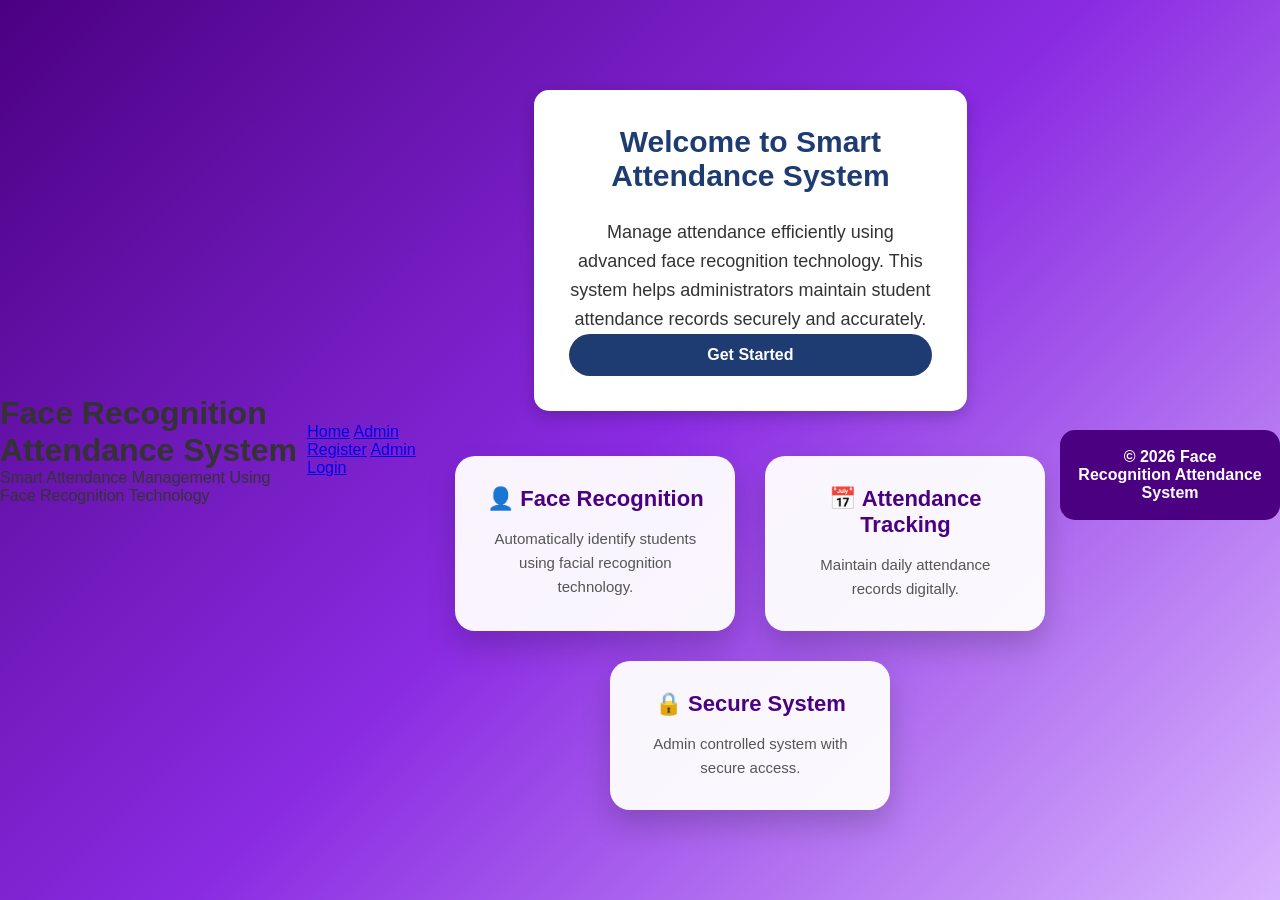
<file: FaceRecognitionAttendance/src/main/resources/static/index.html>
<!DOCTYPE html>
<html>
<head>
    <title>Face Recognition Attendance System</title>
    <link rel="stylesheet" href="style.css">
</head>

<body>

<header>
    <h1>Face Recognition Attendance System</h1>
    <p>Smart Attendance Management Using Face Recognition Technology</p>
</header>

<nav>
    <a href="index.html">Home</a>
    <a href="admin-register.html">Admin Register</a>
    <a href="admin-login.html">Admin Login</a>
</nav>


<section class="home-container">

    <div class="welcome-box">
        <h2>Welcome to Smart Attendance System</h2>

        <p>
            Manage attendance efficiently using advanced face recognition
            technology. This system helps administrators maintain student
            attendance records securely and accurately.
        </p>

        <button onclick="location.href='admin-register.html'">
            Get Started
        </button>

    </div>


    <div class="features">

        <div class="card">
            <h3>👤 Face Recognition</h3>
            <p>
                Automatically identify students using facial recognition
                technology.
            </p>
        </div>


        <div class="card">
            <h3>📅 Attendance Tracking</h3>
            <p>
                Maintain daily attendance records digitally.
            </p>
        </div>


        <div class="card">
            <h3>🔒 Secure System</h3>
            <p>
                Admin controlled system with secure access.
            </p>
        </div>

    </div>

</section>


<footer>
    <p>© 2026 Face Recognition Attendance System</p>
</footer>


</body>
</html>
</file>
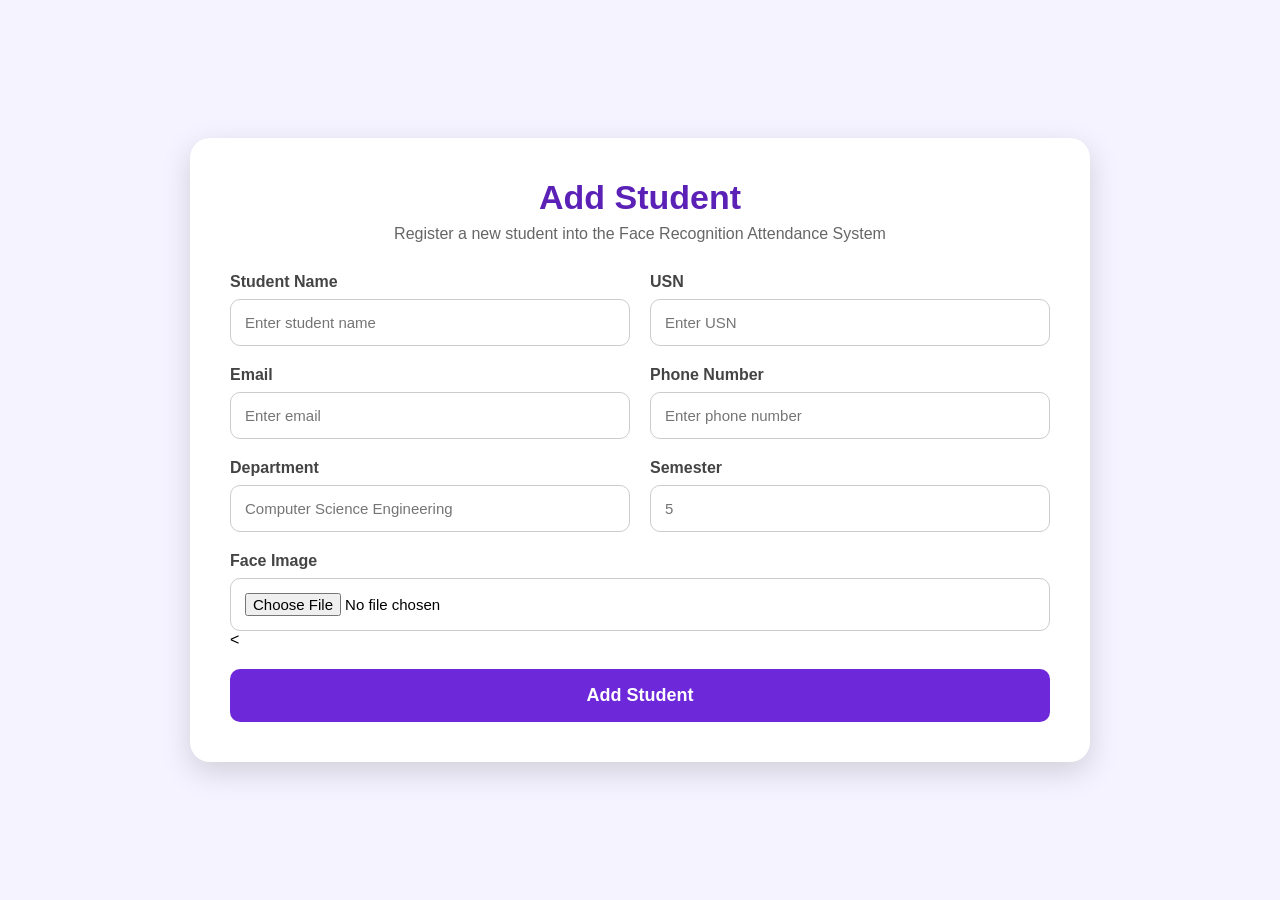
<file: FaceRecognitionAttendance/src/main/resources/static/add-student.html>
<!DOCTYPE html>
<html lang="en">
<head>
    <meta charset="UTF-8">
    <meta name="viewport" content="width=device-width, initial-scale=1.0">
    <title>Add Student</title>
    <link rel="stylesheet" href="add-student.css">
</head>
<body>

<div class="container">

    <div class="header">
        <h1>Add Student</h1>
        <p>Register a new student into the Face Recognition Attendance System</p>
    </div>

    <form id="studentForm">

        <div class="row">

            <div class="input-group">
                <label>Student Name</label>
                <input type="text" id="name" placeholder="Enter student name" required>
            </div>

            <div class="input-group">
                <label>USN</label>
                <input type="text" id="usn" placeholder="Enter USN" required>
            </div>

        </div>

        <div class="row">

            <div class="input-group">
                <label>Email</label>
                <input type="email" id="email" placeholder="Enter email">
            </div>

            <div class="input-group">
                <label>Phone Number</label>
                <input type="text" id="phone" placeholder="Enter phone number">
            </div>

        </div>

        <div class="row">

            <div class="input-group">
                <label>Department</label>
                <input type="text" id="department" placeholder="Computer Science Engineering">
            </div>

            <div class="input-group">
                <label>Semester</label>
                <input type="number" id="semester" placeholder="5">
            </div>

        </div>

        <div class="input-group">
            <label>Face Image</label>
            <input type="file" id="image">
        </div>

        <<button type="submit">
        Add Student
    </button>
    </form>

</div>

<script>

    document.getElementById("studentForm").addEventListener("submit", function(e) {

        e.preventDefault();

        const student = {
            name: document.getElementById("name").value,
            usn: document.getElementById("usn").value,
            semester: Number(document.getElementById("semester").value),
            email: document.getElementById("email").value,
            department: document.getElementById("department").value
        };

        console.log(student);


        fetch("/student/add", {

            method: "POST",

            headers: {
                "Content-Type": "application/json"
            },

            body: JSON.stringify(student)

        })
            .then(response => {

                console.log("STATUS:", response.status);

                return response.text();

            })
            .then(data => {

                console.log("SERVER RESPONSE:", data);

                alert(data);

            })
            .catch(error => {

                console.error("ERROR:", error);

            });

</script>
</body>
</html>
</file>
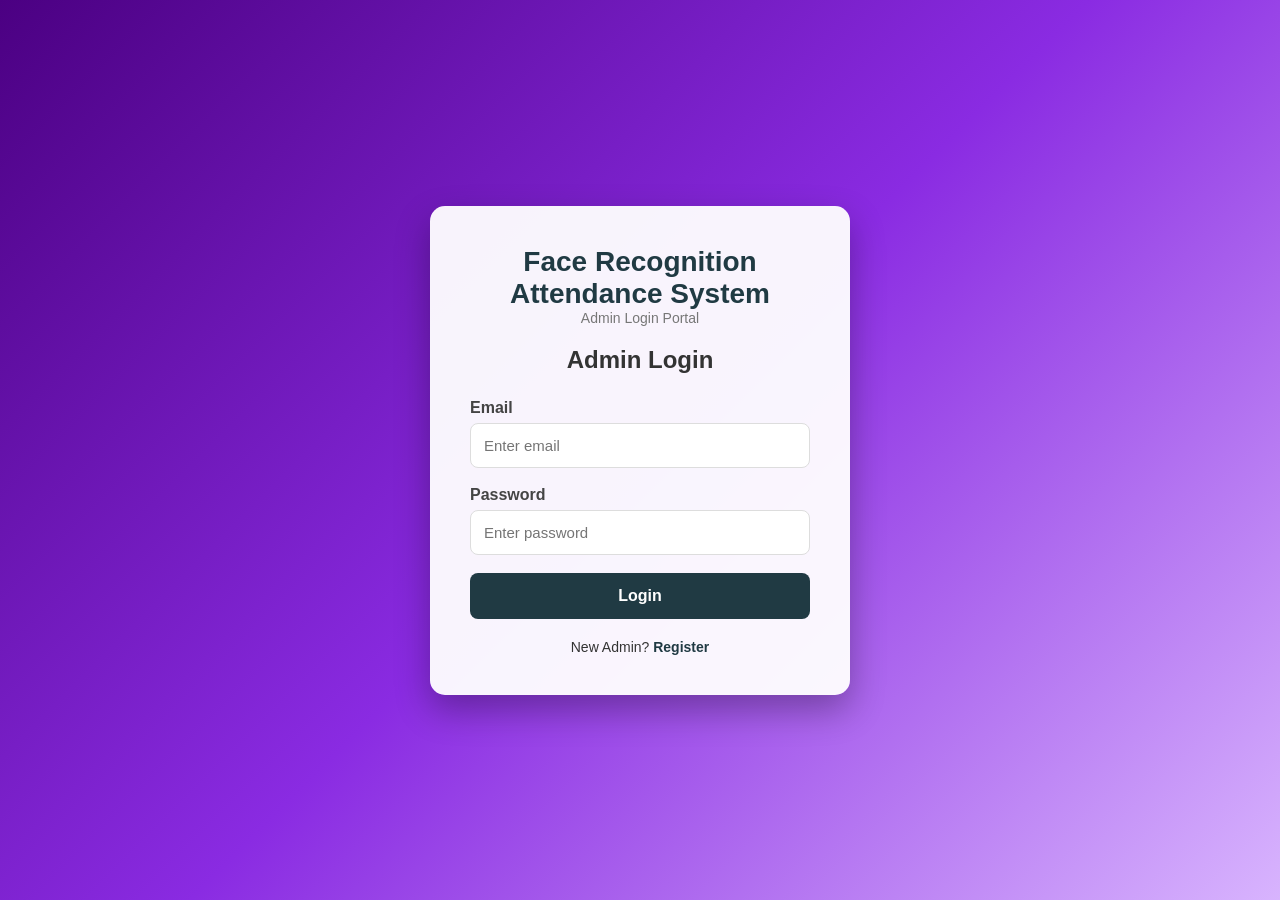
<file: FaceRecognitionAttendance/src/main/resources/static/admin-login.html>
<!DOCTYPE html>
<html>

<head>

    <title>Admin Login</title>

    <link rel="stylesheet" href="style.css">

</head>


<body>


<div class="container">


    <div class="logo">

        <h1>Face Recognition Attendance System</h1>
        <p>Admin Login Portal</p>

    </div>


    <h2>Admin Login</h2>



    <div class="input-group">

        <label>Email</label>
        <input type="email" id="email" placeholder="Enter email">

    </div>



    <div class="input-group">

        <label>Password</label>
        <input type="password" id="password" placeholder="Enter password">

    </div>



    <button type="button" onclick="loginAdmin()">
        Login
    </button>



    <div class="login-link">

        New Admin?
        <a href="admin-register.html">Register</a>

    </div>



</div>



<script>

    function loginAdmin(){


        let email = document.getElementById("email").value;

        let password = document.getElementById("password").value;



        if(email === "" || password === "")
        {
            alert("Please enter email and password");
            return;
        }



        fetch("/admin/login?email=" + email + "&password=" + password,
            {

                method:"POST"

            })


            .then(response => response.json())


            .then(data => {


                if(data != null)
                {

                    alert("Login Successful");

                    window.location.href="dashboard.html";

                }

                else
                {

                    alert("Invalid Email or Password");

                }


            })


            .catch(error => {

                console.log(error);

                alert("Login Failed");

            });


    }


</script>



</body>

</html>
</file>
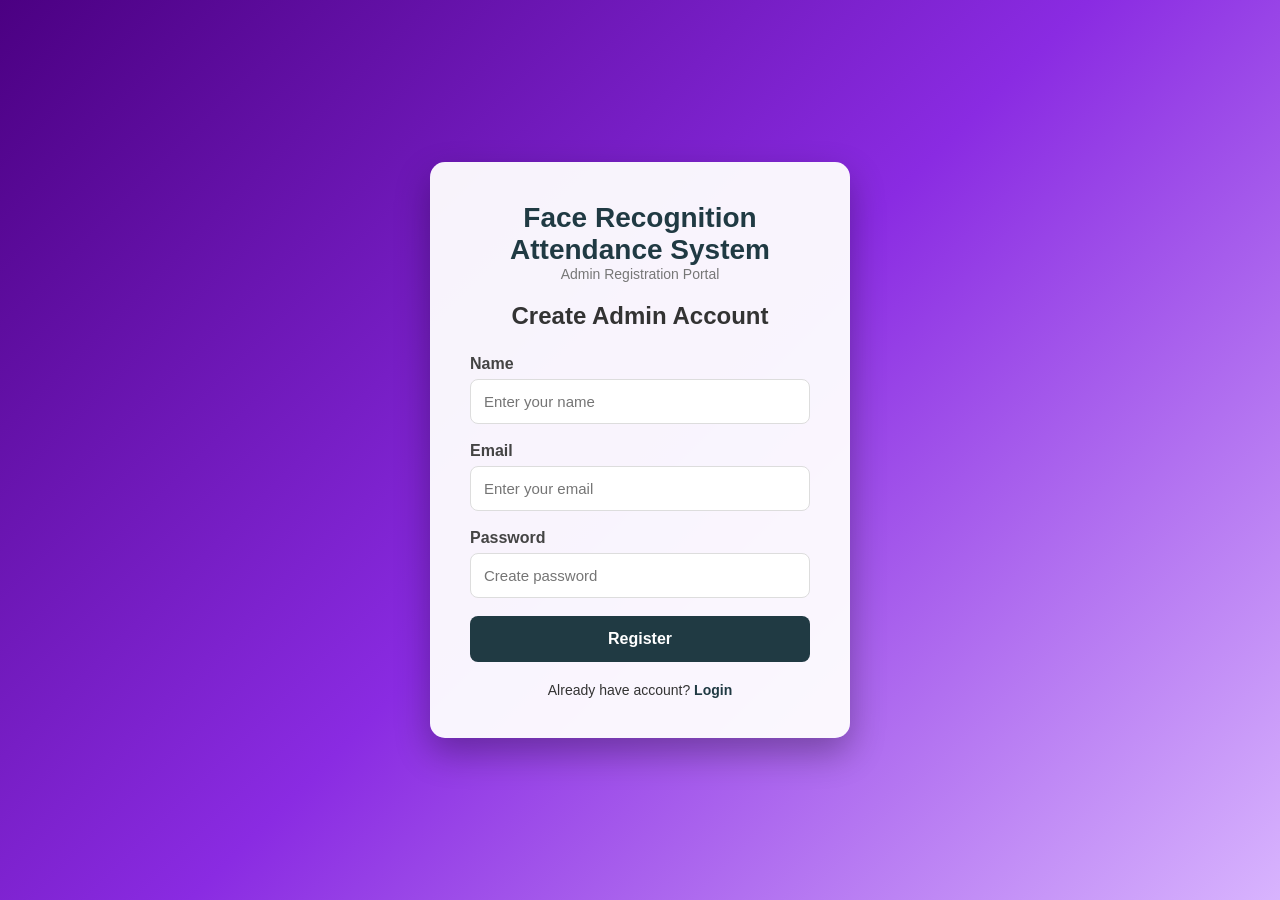
<file: FaceRecognitionAttendance/src/main/resources/static/admin-register.html>
<!DOCTYPE html>
<html>
<head>

    <title>Admin Registration</title>

    <link rel="stylesheet" href="style.css">

</head>


<body>


<div class="container">


    <div class="logo">

        <h1>Face Recognition Attendance System</h1>
        <p>Admin Registration Portal</p>

    </div>


    <h2>Create Admin Account</h2>



    <div class="input-group">

        <label>Name</label>
        <input type="text" id="name" placeholder="Enter your name">

    </div>



    <div class="input-group">

        <label>Email</label>
        <input type="email" id="email" placeholder="Enter your email">

    </div>



    <div class="input-group">

        <label>Password</label>
        <input type="password" id="password" placeholder="Create password">

    </div>



    <button onclick="registerAdmin()">
        Register
    </button>



    <div class="login-link">

        Already have account?
        <a href="admin-login.html">Login</a>

    </div>


</div>




<script>

    function registerAdmin(){


        let adminData = {

            name: document.getElementById("name").value,

            email: document.getElementById("email").value,

            password: document.getElementById("password").value

        };


        if(adminData.name=="" || adminData.email=="" || adminData.password=="")
        {
            alert("Please fill all fields");
            return;
        }



        fetch("/admin/register", 
            {

                method:"POST",

                headers:
                    {
                        "Content-Type":"application/json"
                    },

                body:JSON.stringify(adminData)

            })


            .then(response=>{

                if(response.ok)
                {
                    return response.json();
                }

                throw new Error("Registration Failed");

            })


            .then(data=>{

                alert("Admin Registered Successfully!");

                window.location.href="admin-login.html";

            })


            .catch(error=>{

                alert(error.message);

            });


    }



</script>


</body>
</html>
</file>
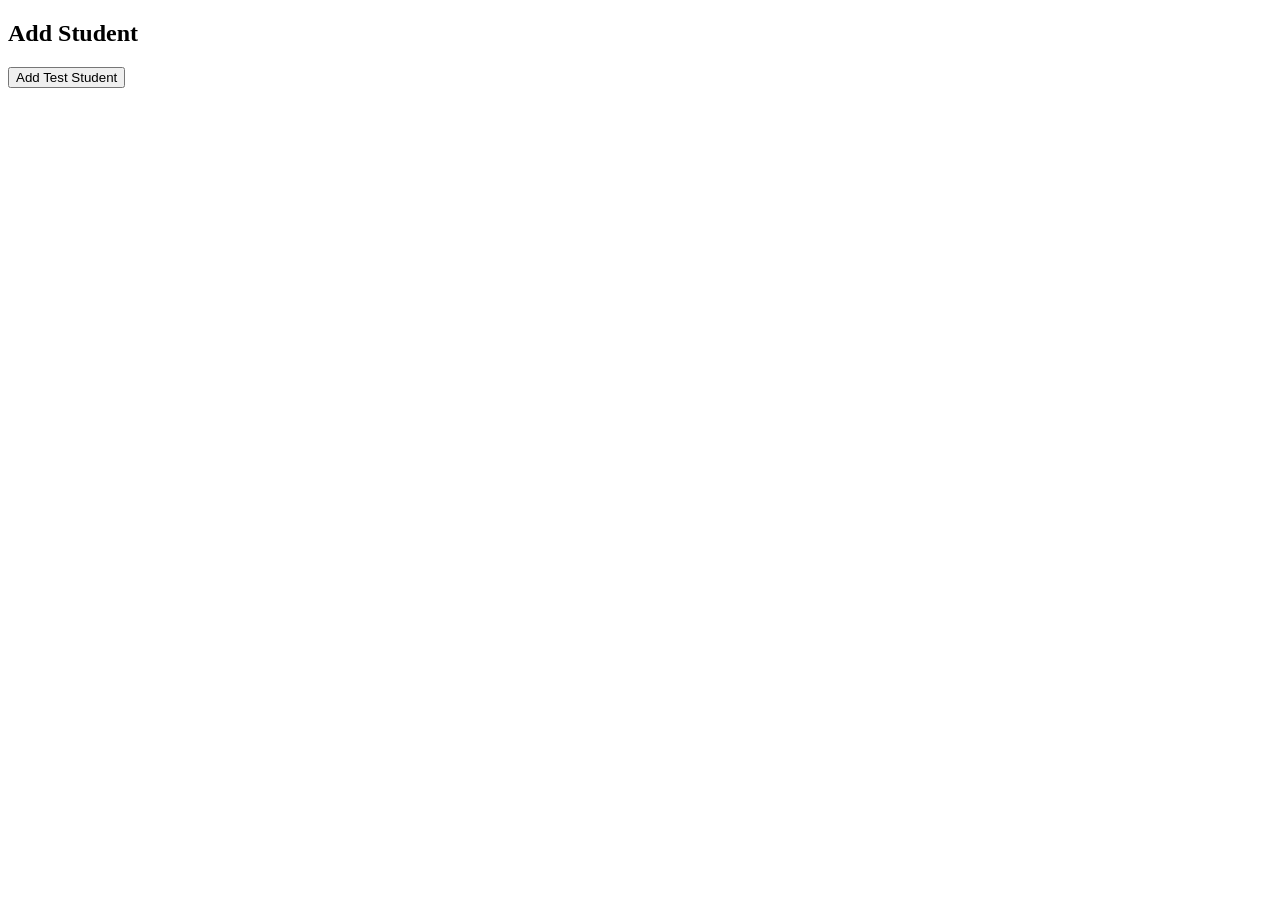
<file: FaceRecognitionAttendance/src/main/resources/static/test-add-student.html>
<!DOCTYPE html>
<html>
<head>
    <title>Add Student Test</title>
</head>

<body>

<h2>Add Student</h2>

<button onclick="addStudent()">Add Test Student</button>

<script>



        fetch("/student/add", {

            method:"POST",

            headers:{
                "Content-Type":"application/json"
            },

            body:JSON.stringify(student)

        })
            .then(response => response.json())
            .then(data => {

                alert("Student Added");
                console.log(data);

            })
            .catch(error=>{

                console.log(error);
                alert("Error");

            });

    }

</script>

</body>
</html>
</file>
<file: FaceRecognitionAttendance/src/main/resources/static/style.css>
* {
    margin: 0;
    padding: 0;
    box-sizing: border-box;
    font-family: "Segoe UI", Arial, sans-serif;
}

body {
    min-height: 100vh;
    background: linear-gradient(135deg, #0f2027, #203a43, #2c5364);
    display: flex;
    justify-content: center;
    align-items: center;
}


.container {

    width: 420px;
    background: rgba(255,255,255,0.95);
    padding: 40px;
    border-radius: 15px;
    box-shadow: 0 15px 35px rgba(0,0,0,0.3);

}


.logo {
    text-align: center;
    margin-bottom: 20px;
}


.logo h1 {
    color: #203a43;
    font-size: 28px;
}


.logo p {
    color: #777;
    font-size: 14px;
}


h2 {
    text-align: center;
    margin-bottom: 25px;
    color: #333;
}



.input-group {
    margin-bottom: 18px;
}


.input-group label {

    display: block;
    margin-bottom: 6px;
    color: #444;
    font-weight: 600;

}



input {

    width: 100%;
    padding: 13px;
    border: 1px solid #ddd;
    border-radius: 8px;
    outline: none;
    font-size: 15px;

}


input:focus {

    border-color: #2c5364;
    box-shadow: 0 0 5px rgba(44,83,100,0.4);

}



button {

    width:100%;
    padding:14px;
    background:#203a43;
    color:white;
    border:none;
    border-radius:8px;
    font-size:16px;
    font-weight:600;
    cursor:pointer;
    transition:0.3s;

}



button:hover {

    background:#2c5364;
    transform:translateY(-2px);

}


.login-link {

    text-align:center;
    margin-top:20px;
    font-size:14px;

}


.login-link a {

    color:#203a43;
    text-decoration:none;
    font-weight:bold;

}


.home-container {
    padding: 40px;
    text-align: center;
}


.welcome-box {
    background: white;
    padding: 35px;
    border-radius: 15px;
    width: 70%;
    margin: auto;
    box-shadow: 0px 5px 15px rgba(0,0,0,0.2);
}


.welcome-box h2 {
    color: #1e3c72;
    font-size: 30px;
}


.welcome-box p {
    font-size: 18px;
    line-height: 1.6;
}


.welcome-box button {
    background: #1e3c72;
    color: white;
    border: none;
    padding: 12px 30px;
    border-radius: 25px;
    font-size: 16px;
    cursor: pointer;
}


.welcome-box button:hover {
    background: #2a5298;
}



.features {
    display: flex;
    justify-content: center;
    gap: 25px;
    margin-top: 40px;
}


.card {
    background: white;
    width: 250px;
    padding: 25px;
    border-radius: 15px;
    box-shadow: 0px 5px 15px rgba(0,0,0,0.15);
}


.card h3 {
    color: #1e3c72;
}


.card p {
    color: #555;
}


footer {
    margin-top: 50px;
    background: #1e3c72;
    color: white;
    padding: 15px;
    text-align: center;
}


* {
    margin: 0;
    padding: 0;
    box-sizing: border-box;
    font-family: "Segoe UI", Arial, sans-serif;
}


body {
    min-height: 100vh;
    background: linear-gradient(135deg, #4b0082, #8a2be2, #d8b4fe);
    color: #333;
}



/* Main Home Container */
.home-container {
    width: 90%;
    margin: auto;
    padding: 40px 0;
}



/* Header Section */
.header {
    background: white;
    padding: 35px;
    border-radius: 20px;
    text-align: center;
    box-shadow: 0 15px 35px rgba(0,0,0,0.2);
}


.header h1 {
    font-size: 42px;
    font-weight: 800;
    color: #4b0082;
    letter-spacing: 1px;
}


.header span {
    color: #8a2be2;
}


.header p {
    margin-top: 15px;
    font-size: 18px;
    color: #555;
}



/* Button */
.home-btn {

    margin-top: 25px;
    padding: 14px 35px;
    background: #4b0082;
    color: white;
    border: none;
    border-radius: 30px;
    font-size: 17px;
    font-weight: bold;
    cursor: pointer;
    transition: 0.3s;

}


.home-btn:hover {

    background: #8a2be2;
    transform: translateY(-3px);

}



/* Feature Cards */

.features {

    display: flex;
    justify-content: center;
    gap: 30px;
    margin-top: 45px;
    flex-wrap: wrap;

}



.card {

    width: 280px;
    background: rgba(255,255,255,0.95);
    padding: 30px;
    border-radius: 20px;
    text-align: center;
    box-shadow: 0 15px 30px rgba(0,0,0,0.18);
    transition:0.3s;

}



.card:hover {

    transform: translateY(-8px);
    box-shadow:0 20px 40px rgba(0,0,0,0.25);

}



.card h3 {

    color:#4b0082;
    font-size:22px;
    margin-bottom:15px;
    font-weight:800;

}



.card p {

    color:#555;
    line-height:1.6;
    font-size:15px;

}



/* Footer */

footer {

    margin-top:50px;
    background:#4b0082;
    color:white;
    text-align:center;
    padding:18px;
    font-size:16px;
    font-weight:600;
    border-radius:15px;

}



/* Navbar */

.navbar {

    display:flex;
    justify-content:space-between;
    align-items:center;
    background:white;
    padding:20px 40px;
    border-radius:15px;
    box-shadow:0 10px 25px rgba(0,0,0,0.15);

}


.navbar h2 {

    color:#4b0082;
    font-weight:900;
}



.navbar a {

    text-decoration:none;
    color:#4b0082;
    font-weight:bold;
    margin-left:25px;

}



.navbar a:hover {

    color:#8a2be2;

}
</file>
<file: FaceRecognitionAttendance/src/main/resources/static/add-student.css>
*{
    margin:0;
    padding:0;
    box-sizing:border-box;
    font-family:"Segoe UI",sans-serif;
}

body{

    background:#f5f3ff;
    display:flex;
    justify-content:center;
    align-items:center;
    min-height:100vh;

}

.container{

    width:900px;
    background:white;
    padding:40px;
    border-radius:20px;
    box-shadow:0 10px 30px rgba(0,0,0,0.15);

}

.header{

    text-align:center;
    margin-bottom:30px;

}

.header h1{

    color:#5b21b6;
    font-size:34px;
    font-weight:bold;

}

.header p{

    color:#666;
    margin-top:8px;

}

.row{

    display:flex;
    gap:20px;
    margin-bottom:20px;

}

.input-group{

    flex:1;
    display:flex;
    flex-direction:column;

}

.input-group label{

    margin-bottom:8px;
    font-weight:600;
    color:#444;

}

.input-group input{

    padding:14px;
    border:1px solid #ccc;
    border-radius:10px;
    font-size:15px;

}

.input-group input:focus{

    outline:none;
    border-color:#7c3aed;

}

button{

    width:100%;
    padding:16px;
    background:#6d28d9;
    color:white;
    border:none;
    border-radius:10px;
    font-size:18px;
    font-weight:bold;
    cursor:pointer;
    margin-top:20px;

}

button:hover{

    background:#5b21b6;

}
</file>
